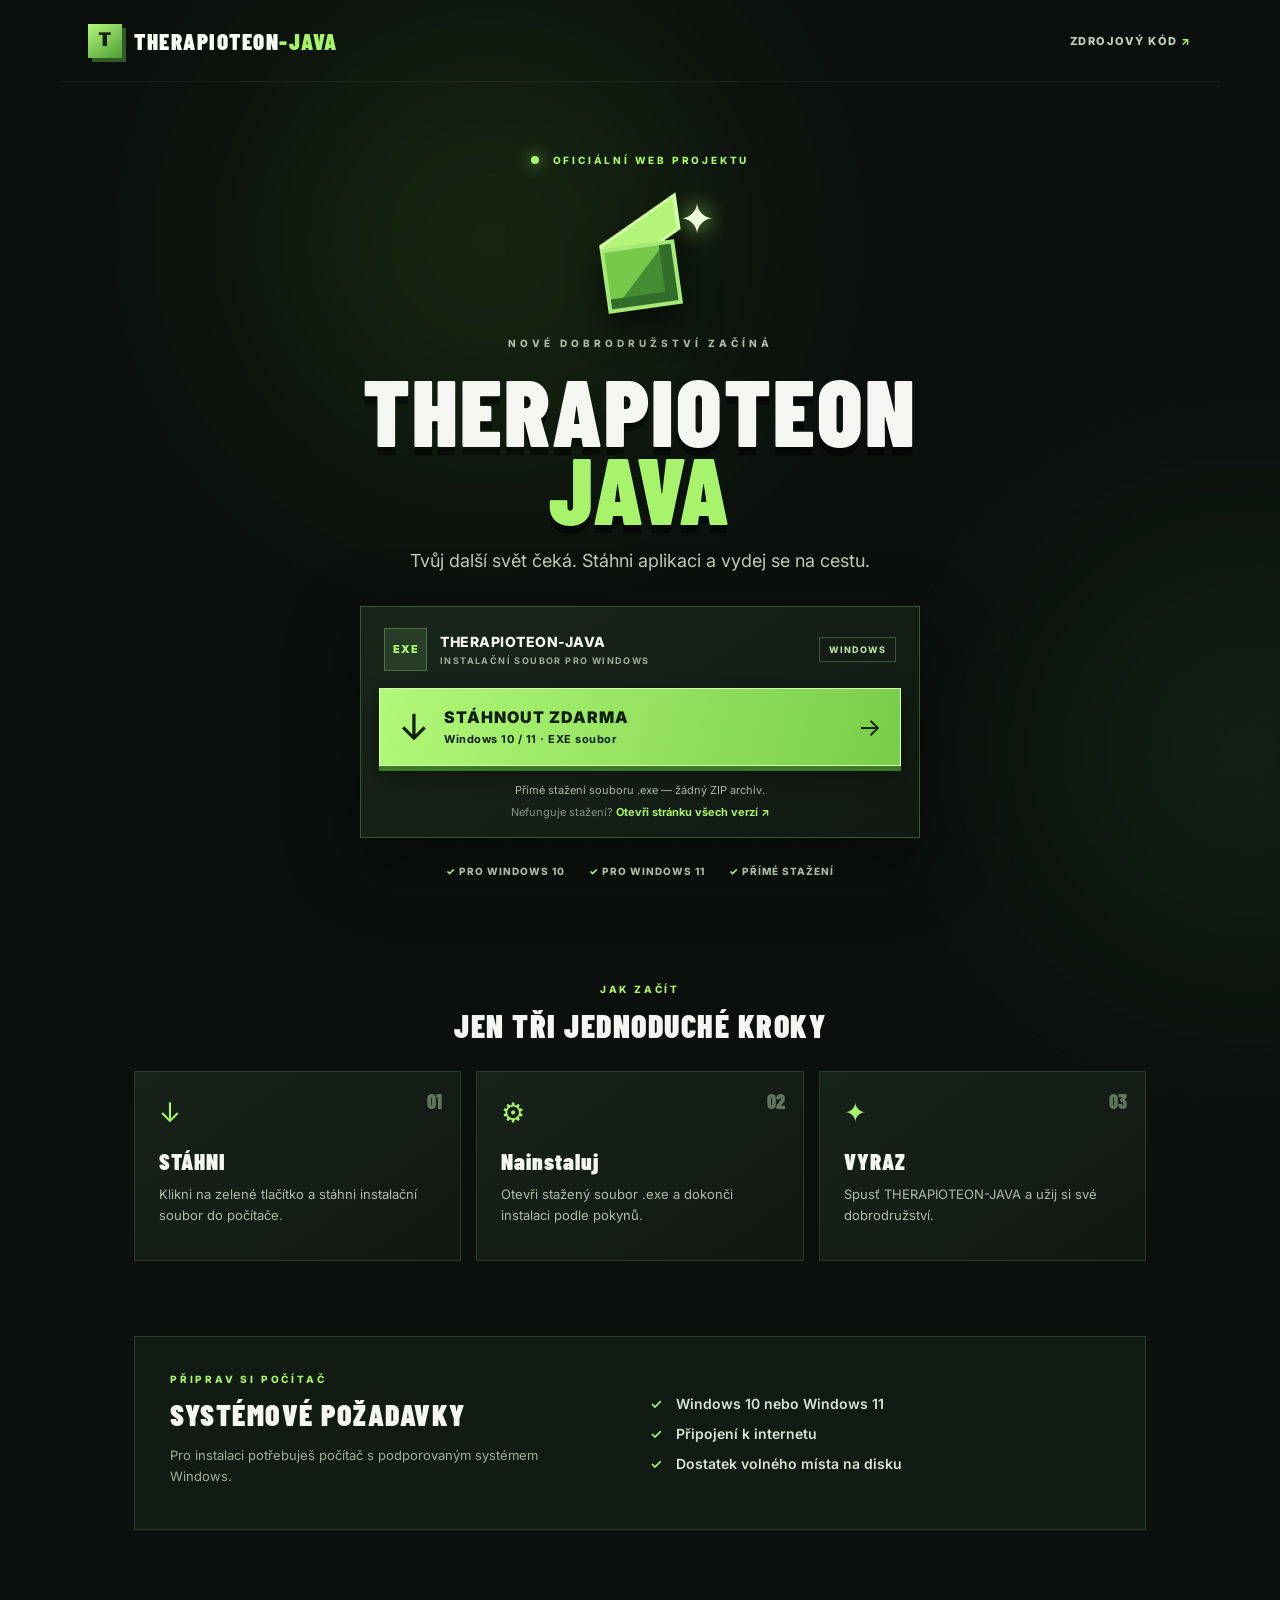
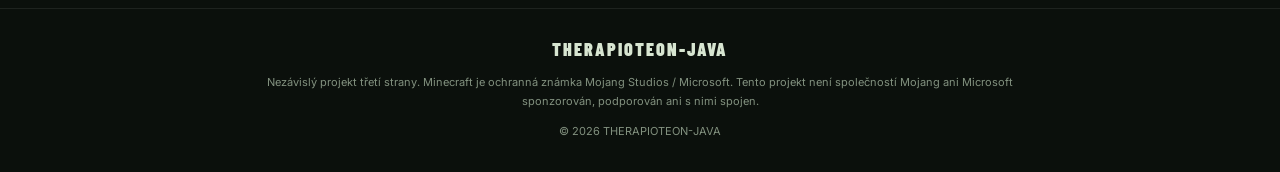
<file: index.html>
<!doctype html>
<html lang="cs">
<head>
<meta charset="utf-8"><meta name="viewport" content="width=device-width,initial-scale=1">
<meta name="theme-color" content="#101710">
<meta name="description" content="Oficiální stránka THERAPIOTEON-JAVA. Stáhni aplikaci pro Windows 10 a 11.">
<title>THERAPIOTEON-JAVA — Oficiální web</title>
<link rel="preconnect" href="https://fonts.googleapis.com"><link rel="preconnect" href="https://fonts.gstatic.com" crossorigin>
<link href="https://fonts.googleapis.com/css2?family=Barlow+Condensed:wght@500;600;700;800;900&family=Inter:wght@400;500;600;700;800&family=Press+Start+2P&display=swap" rel="stylesheet">
<link rel="stylesheet" href="styles.css">
</head>
<body>
<div class="ambient ambient-one"></div><div class="ambient ambient-two"></div><div class="pixel-grid"></div>
<header class="topbar"><a class="brand" href="#"><span class="brand-mark">T</span><span>THERAPIOTEON<span class="brand-accent">-JAVA</span></span></a><a class="github-link" href="https://github.com/Therapioteon-Java-png/Therapioteon" target="_blank" rel="noreferrer">ZDROJOVÝ KÓD <span>↗</span></a></header>
<main>
<section class="hero">
<div class="eyebrow"><span class="status-dot"></span> OFICIÁLNÍ WEB PROJEKTU</div>
<div class="hero-emblem" aria-hidden="true"><div class="emblem-cube"><i></i></div><div class="emblem-spark">✦</div></div>
<p class="overline">NOVÉ DOBRODRUŽSTVÍ ZAČÍNÁ</p>
<h1>THERAPIOTEON<br><span>JAVA</span></h1>
<p class="hero-copy">Tvůj další svět čeká. Stáhni aplikaci a vydej se na cestu.</p>
<div class="download-panel">
<div class="download-panel-top"><span class="file-icon">EXE</span><div><strong>THERAPIOTEON-JAVA</strong><small>INSTALAČNÍ SOUBOR PRO WINDOWS</small></div><span class="platform-tag">WINDOWS</span></div>
<a class="download-button" href="https://github.com/Therapioteon-Java-png/Therapioteon/releases/latest/download/therapioteon-java-app.exe"><span class="download-arrow">↓</span><span><strong>STÁHNOUT ZDARMA</strong><small>Windows 10 / 11 · EXE soubor</small></span><span class="button-chevron">→</span></a>
<p class="download-note">Přímé stažení souboru .exe — žádný ZIP archiv.</p>
<p class="release-link">Nefunguje stažení? <a href="https://github.com/Therapioteon-Java-png/Therapioteon/releases" target="_blank" rel="noreferrer">Otevři stránku všech verzí ↗</a></p>
</div>
<div class="trust-row"><span>✓ PRO WINDOWS 10</span><span>✓ PRO WINDOWS 11</span><span>✓ PŘÍMÉ STAŽENÍ</span></div>
</section>
<section class="steps"><div class="section-heading"><span>JAK ZAČÍT</span><h2>JEN TŘI JEDNODUCHÉ KROKY</h2></div><div class="step-grid">
<article class="step-card"><span class="step-number">01</span><div class="step-symbol">↓</div><h3>STÁHNI</h3><p>Klikni na zelené tlačítko a stáhni instalační soubor do počítače.</p></article>
<article class="step-card"><span class="step-number">02</span><div class="step-symbol">⚙</div><h3>Nainstaluj</h3><p>Otevři stažený soubor .exe a dokonči instalaci podle pokynů.</p></article>
<article class="step-card"><span class="step-number">03</span><div class="step-symbol">✦</div><h3>VYRAZ</h3><p>Spusť THERAPIOTEON-JAVA a užij si své dobrodružství.</p></article>
</div></section>
<section class="requirements"><div><span class="section-kicker">PŘIPRAV SI POČÍTAČ</span><h2>SYSTÉMOVÉ POŽADAVKY</h2><p>Pro instalaci potřebuješ počítač s podporovaným systémem Windows.</p></div><ul><li><span>✓</span> Windows 10 nebo Windows 11</li><li><span>✓</span> Připojení k internetu</li><li><span>✓</span> Dostatek volného místa na disku</li></ul></section>
</main>
<footer><a class="footer-brand" href="#">THERAPIOTEON-JAVA</a><p>Nezávislý projekt třetí strany. Minecraft je ochranná známka Mojang Studios / Microsoft. Tento projekt není společností Mojang ani Microsoft sponzorován, podporován ani s nimi spojen.</p><span>© <span id="year"></span> THERAPIOTEON-JAVA</span></footer>
<script src="script.js"></script></body></html>
</file>
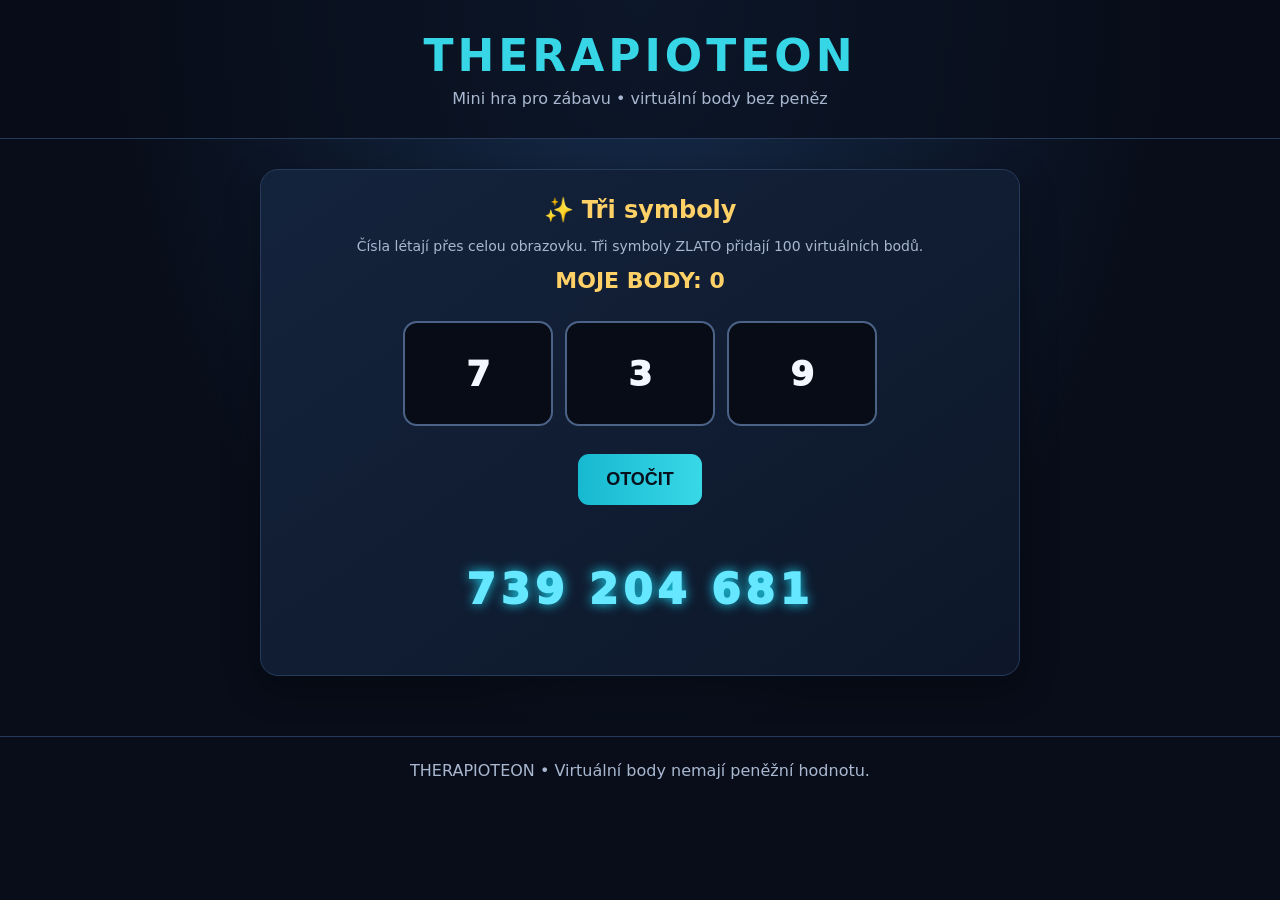
<file: casino/index.html>
<!doctype html>
<html lang="cs">
<head>
<meta charset="utf-8">
<meta name="viewport" content="width=device-width,initial-scale=1">
<title>THERAPIOTEON – Mini hra pro zábavu</title>
<style>
:root{color-scheme:dark;--line:#263b5c;--cyan:#36d6e7;--gold:#ffd166;--muted:#a9b8d0}
*{box-sizing:border-box}
body{margin:0;background:radial-gradient(ellipse at top,#162c4b 0,#080d19 58%);color:#f3f7ff;font:16px system-ui,Segoe UI,sans-serif;min-height:100vh;overflow-x:hidden}
header{padding:30px 18px;text-align:center;border-bottom:1px solid var(--line);background:#080d19aa}
h1{margin:0;color:var(--cyan);letter-spacing:4px;font-size:clamp(27px,5vw,44px)}
header p{color:var(--muted);margin:8px 0 0}
main{width:min(760px,94%);margin:30px auto 60px}
.panel{background:linear-gradient(145deg,#14233c,#0d1729);border:1px solid var(--line);border-radius:18px;padding:26px;margin:16px 0;box-shadow:0 12px 36px #0005;text-align:center}
h2{margin:0 0 12px;color:var(--gold)}
.machine{display:flex;justify-content:center;gap:12px;margin:28px 0}
.reel{width:clamp(90px,25vw,150px);height:105px;display:grid;place-items:center;font-size:clamp(22px,5vw,34px);font-weight:1000;background:#070c16;border:2px solid #4b6387;border-radius:14px;overflow:hidden}
.reel.gold{color:#ffd166;text-shadow:0 0 15px #ffb300;border-color:#ffd166}
button{cursor:pointer;border:0;border-radius:11px;padding:15px 28px;font-weight:900;font-size:18px;background:linear-gradient(90deg,#17b9d0,#38d8e7);color:#06111d}
button:disabled{opacity:.55;cursor:not-allowed}
#message{min-height:48px;color:var(--gold);font-weight:1000;font-size:clamp(24px,6vw,38px)}
.hint{color:var(--muted);font-size:14px}
.score{font-size:22px;font-weight:900;color:#ffd166;margin:12px 0}
#number-show{min-height:72px;margin:12px auto;color:#65e8ff;font-size:clamp(24px,6vw,42px);font-weight:1000;letter-spacing:5px;overflow-wrap:anywhere;text-shadow:0 0 12px #1acbe8}
.numbers-moving{animation:number-jitter .09s steps(2,end) infinite}
.big-win{animation:win-pop .45s ease-in-out infinite alternate;text-shadow:0 0 12px #ffd166,0 0 32px #ff9f1c}
#number-rain{position:fixed;inset:0;z-index:5;pointer-events:none;overflow:hidden;display:none;background:#02081735}
#number-rain.active{display:block}
.rain-number{position:absolute;top:-15vh;color:#63eaff;font-size:clamp(20px,4vw,48px);font-weight:1000;text-shadow:0 0 12px #00cfff;white-space:nowrap;animation:fall linear infinite}
#win-overlay{position:fixed;inset:0;z-index:8;display:none;place-items:center;text-align:center;background:#050914df;padding:20px}
#win-overlay.active{display:grid}
.win-card{border:2px solid #ffd166;border-radius:24px;padding:clamp(24px,6vw,60px);background:linear-gradient(145deg,#35250b,#111b31);box-shadow:0 0 60px #ffb30088;animation:win-pop .45s ease-in-out infinite alternate}
.win-title{font-size:clamp(48px,12vw,110px);font-weight:1000;color:#ffd166;text-shadow:0 0 20px #ffb300}
.win-points{font-size:clamp(28px,6vw,54px);font-weight:1000;color:#fff}
#close-win{margin-top:20px}
@keyframes fall{to{transform:translateY(125vh) rotate(360deg)}}
@keyframes number-jitter{0%{transform:translate(0,0) skewX(0)}25%{transform:translate(2px,-3px) skewX(-3deg)}50%{transform:translate(-3px,2px) skewX(3deg)}75%{transform:translate(3px,1px) skewX(-2deg)}100%{transform:translate(-1px,-2px) skewX(2deg)}}
@keyframes win-pop{from{transform:scale(1)}to{transform:scale(1.08)}}
footer{text-align:center;color:var(--muted);padding:24px;border-top:1px solid var(--line)}
</style>
</head>
<body>
<div id="number-rain" aria-hidden="true"></div>
<div id="win-overlay" role="dialog" aria-modal="true" aria-label="BIG WIN">
 <div class="win-card">
  <div class="win-title">BIG WIN!</div>
  <div class="win-points">+100 BODŮ</div>
  <button id="close-win">POKRAČOVAT</button>
 </div>
</div>
<header><h1>THERAPIOTEON</h1><p>Mini hra pro zábavu • virtuální body bez peněz</p></header>
<main>
<section class="panel">
<h2>✨ Tři symboly</h2>
<p class="hint">Čísla létají přes celou obrazovku. Tři symboly ZLATO přidají 100 virtuálních bodů.</p>
<div class="score">MOJE BODY: <span id="score">0</span></div>
<div class="machine"><div class="reel" id="r1">7</div><div class="reel" id="r2">3</div><div class="reel" id="r3">9</div></div>
<button id="spin">OTOČIT</button>
<div id="message" aria-live="polite"></div>
<div id="number-show" aria-live="polite">739 204 681</div>
</section>
</main>
<footer>THERAPIOTEON • Virtuální body nemají peněžní hodnotu.</footer>
<script>
(()=>{
const symbols=['1','2','3','4','5','6','7','8','9','0','⭐','🍒','💎','ZLATO'];
const gold='ZLATO';
let spinning=false;
let points=Number(localStorage.getItem('therapioteonPoints')||0);
const reels=[document.getElementById('r1'),document.getElementById('r2'),document.getElementById('r3')];
const message=document.getElementById('message');
const numberShow=document.getElementById('number-show');
const button=document.getElementById('spin');
const score=document.getElementById('score');
const rain=document.getElementById('number-rain');
const overlay=document.getElementById('win-overlay');
score.textContent=points;
const randomDigits=()=>Array.from({length:22},()=>Math.floor(Math.random()*10)).join('');
function startRain(){
 rain.innerHTML='';
 for(let i=0;i<34;i++){
  const item=document.createElement('span');
  item.className='rain-number';
  item.textContent=randomDigits().slice(0,Math.floor(Math.random()*10)+5);
  item.style.left=(Math.random()*100)+'%';
  item.style.animationDuration=(1.8+Math.random()*2.8)+'s';
  item.style.animationDelay=(-Math.random()*3)+'s';
  rain.appendChild(item);
 }
 rain.classList.add('active');
}
function stopRain(){rain.classList.remove('active');rain.innerHTML='';}
document.getElementById('close-win').addEventListener('click',()=>overlay.classList.remove('active'));
button.addEventListener('click',()=>{
 if(spinning)return;
 spinning=true;button.disabled=true;message.textContent='TOČENÍ…';message.classList.remove('big-win');
 numberShow.classList.add('numbers-moving');startRain();
 let ticks=0;
 const timer=setInterval(()=>{
  reels.forEach(reel=>{
   const value=symbols[Math.floor(Math.random()*symbols.length)];
   reel.textContent=value;
   reel.classList.toggle('gold',value===gold);
  });
  numberShow.textContent=randomDigits()+' '+randomDigits().slice(0,9);
  ticks++;
  if(ticks>=30){
   clearInterval(timer);
   const allGold=Math.random()<0.12;
   reels.forEach((reel,index)=>{
    reel.textContent=allGold?gold:['7','3','9'][index];
    reel.classList.toggle('gold',allGold);
   });
   numberShow.classList.remove('numbers-moving');
   stopRain();
   if(allGold){
    points+=100;
    localStorage.setItem('therapioteonPoints',String(points));
    score.textContent=points;
    message.textContent='BIG WIN!';
    message.classList.add('big-win');
    overlay.classList.add('active');
    numberShow.textContent='100 BODŮ!';
   }else{
    message.textContent='Pěkné otočení!';
    numberShow.textContent='ZKUS TO ZNOVU';
   }
   spinning=false;button.disabled=false;
  }
 },75);
});
})();
</script>
</body>
</html>
</file>
<file: styles.css>
:root{--lime:#a7f36b;--lime2:#75c944;--ink:#0b100c;--panel:#141d16;--muted:#a8b5a6;--line:#2a3b2c}*{box-sizing:border-box}html{scroll-behavior:smooth}body{margin:0;min-height:100vh;background:#0b100c;color:#f4f7f1;font-family:Inter,Arial,sans-serif;overflow-x:hidden}.pixel-grid{position:fixed;inset:0;pointer-events:none;opacity:.12;background-image:linear-gradient(#91b77d18 1px,transparent 1px),linear-gradient(90deg,#91b77d18 1px,transparent 1px);background-size:42px 42px}.ambient{position:absolute;width:420px;height:420px;border-radius:50%;filter:blur(110px);opacity:.13;pointer-events:none}.ambient-one{background:#68c63c;top:30px;left:calc(50% - 360px)}.ambient-two{background:#3b8b4b;top:540px;right:-180px}.topbar{height:82px;max-width:1160px;margin:auto;padding:0 28px;display:flex;align-items:center;justify-content:space-between;border-bottom:1px solid #ffffff12;position:relative;z-index:2}.brand{display:flex;align-items:center;gap:12px;color:#f8fff4;text-decoration:none;font-family:'Barlow Condensed',sans-serif;font-weight:900;font-size:23px;letter-spacing:1.5px}.brand-accent{color:var(--lime)}.brand-mark{display:grid;place-items:center;width:34px;height:34px;background:linear-gradient(145deg,#b4f77c,#4f9d35);color:#10200d;font-family:'Press Start 2P';font-size:15px;box-shadow:4px 4px 0 #315b27}.github-link{font-size:11px;font-weight:800;letter-spacing:1.6px;color:#c2cfbf;text-decoration:none}.github-link span{color:var(--lime)}.hero{position:relative;text-align:center;max-width:900px;margin:auto;padding:72px 22px 88px}.eyebrow,.section-kicker,.section-heading>span{font-size:10px;font-weight:800;letter-spacing:2.8px;color:var(--lime)}.status-dot{display:inline-block;width:8px;height:8px;border-radius:50%;background:var(--lime);box-shadow:0 0 15px var(--lime);margin-right:9px}.hero-emblem{height:135px;position:relative;display:flex;align-items:center;justify-content:center;margin:22px auto 12px}.emblem-cube{width:94px;height:94px;position:relative;transform:rotate(-8deg);filter:drop-shadow(0 17px 17px #0009)}.emblem-cube:before{content:'';position:absolute;left:8px;top:3px;width:75px;height:43px;background:#b5f47b;transform:skewY(-27deg) scaleY(.72);border:4px solid #d5ffab}.emblem-cube i{position:absolute;left:8px;top:35px;width:75px;height:65px;background:linear-gradient(135deg,#76c94a 0 48%,#448d32 48%);border:4px solid #a7e977;box-shadow:inset -12px -10px #326e2a}.emblem-spark{position:absolute;font-size:43px;color:#efffdc;transform:translate(57px,-38px);text-shadow:0 0 22px #a7f36b}.overline{font-size:10px;font-weight:800;letter-spacing:4px;color:#aebda9;margin:14px 0}h1{font-family:'Barlow Condensed',sans-serif;font-size:clamp(54px,9vw,94px);font-weight:900;line-height:.83;letter-spacing:2px;margin:22px 0 18px;text-shadow:0 8px 0 #0007}h1 span{color:var(--lime)}.hero-copy{font-size:18px;line-height:1.6;color:#bdc9b8;margin:20px 0 30px}.download-panel{max-width:560px;margin:0 auto;padding:18px;background:linear-gradient(145deg,#19251a,#111912);border:1px solid #3b5539;box-shadow:0 22px 65px #0006;text-align:left}.download-panel-top{display:flex;align-items:center;gap:13px;padding:3px 5px 17px}.file-icon{display:grid;place-items:center;width:43px;height:43px;background:#273d27;border:1px solid #4e7044;color:var(--lime);font-size:11px;font-weight:900;letter-spacing:1px}.download-panel-top strong{display:block;font-size:14px;font-weight:800;letter-spacing:.5px}.download-panel-top small{display:block;margin-top:5px;color:#9eae9b;font-size:9px;font-weight:700;letter-spacing:1.4px}.platform-tag{margin-left:auto;padding:6px 9px;border:1px solid #3b5739;color:#b8dba8;font-size:9px;font-weight:800;letter-spacing:1px}.download-button{display:flex;align-items:center;gap:15px;width:100%;min-height:78px;padding:14px 19px;background:linear-gradient(105deg,#b2f879,#78ce49);border:1px solid #d3ffae;box-shadow:0 5px 0 #3c792c,0 10px 24px #0006;color:#10200d;text-decoration:none;transition:transform .16s,filter .16s}.download-button:hover{transform:translateY(-3px);filter:brightness(1.08)}.download-button:active{transform:translateY(2px);box-shadow:0 2px 0 #3c792c}.download-arrow{font-size:36px;font-weight:500}.download-button strong{display:block;font-size:16px;font-weight:900;letter-spacing:1px}.download-button small{display:block;margin-top:5px;font-size:11px;font-weight:700;letter-spacing:.5px}.button-chevron{margin-left:auto;font-size:25px}.download-note{text-align:center;color:#a9b7a5;font-size:11px;margin:17px 0 8px}.release-link{text-align:center;color:#849482;font-size:11px;margin:0}.release-link a{color:var(--lime);font-weight:700;text-decoration:none}.release-link a:hover{text-decoration:underline}.trust-row{display:flex;justify-content:center;gap:24px;flex-wrap:wrap;margin-top:27px;color:#aab8a5;font-size:10px;font-weight:800;letter-spacing:1px}.trust-row span:first-letter{color:var(--lime)}.steps{max-width:1060px;margin:0 auto;padding:12px 24px 75px}.section-heading{text-align:center;margin-bottom:27px}.section-heading h2,.requirements h2{font-family:'Barlow Condensed',sans-serif;font-size:32px;font-weight:900;letter-spacing:1.5px;margin:9px 0}.step-grid{display:grid;grid-template-columns:repeat(3,1fr);gap:15px}.step-card{position:relative;min-height:190px;padding:24px;background:linear-gradient(145deg,#172219,#111812);border:1px solid var(--line)}.step-number{position:absolute;right:18px;top:17px;color:#61745d;font-family:'Barlow Condensed';font-size:20px;font-weight:900}.step-symbol{font-size:27px;color:var(--lime);height:42px}.step-card h3{font-family:'Barlow Condensed';font-size:23px;font-weight:900;letter-spacing:1px;margin:9px 0}.step-card p{font-size:13px;line-height:1.65;color:#aebbaa;margin:0}.requirements{max-width:1012px;margin:0 auto 78px;padding:30px 35px;background:#121a14;border:1px solid var(--line);display:grid;grid-template-columns:1fr 1fr;gap:20px;align-items:center}.requirements h2{font-size:30px}.requirements p{max-width:390px;color:#9eae9a;font-size:13px;line-height:1.6}.requirements ul{list-style:none;padding:0;margin:0}.requirements li{font-size:14px;font-weight:600;margin:13px 0;color:#d9e3d4}.requirements li span{color:var(--lime);margin-right:10px}footer{border-top:1px solid #ffffff14;text-align:center;padding:29px 22px 34px;color:#82917f;font-size:11px}footer p{max-width:760px;margin:13px auto;line-height:1.7}.footer-brand{font-family:'Barlow Condensed';font-size:18px;font-weight:900;letter-spacing:2px;color:#d7e5d1;text-decoration:none}@media(max-width:700px){.topbar{height:70px;padding:0 17px}.brand{font-size:18px}.github-link{font-size:9px}.hero{padding:55px 17px 65px}.hero-copy{font-size:15px}.download-panel{padding:12px}.download-button{min-height:72px;padding:12px;gap:11px}.download-button strong{font-size:13px}.download-button small{font-size:10px}.platform-tag{font-size:8px}.trust-row{gap:12px;font-size:9px}.steps{padding:0 17px 55px}.step-grid{grid-template-columns:1fr}.step-card{min-height:150px}.requirements{margin:0 17px 55px;padding:24px 20px;grid-template-columns:1fr}.section-heading h2{font-size:27px}}
</file>
